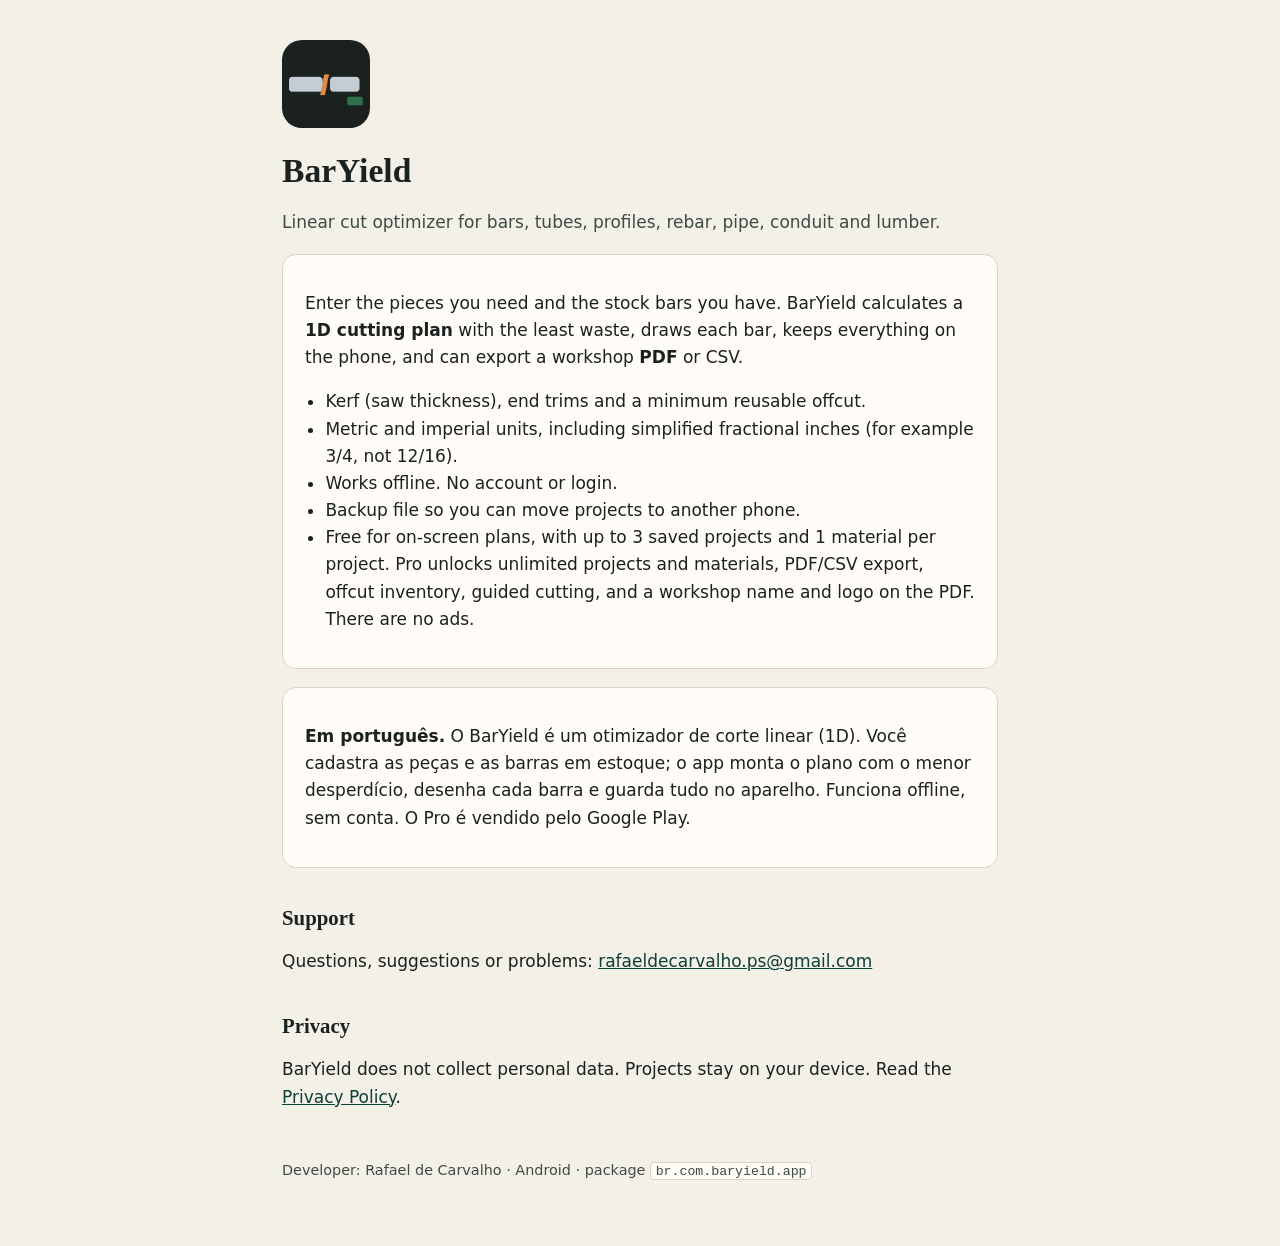
<file: index.html>
<!doctype html>
<html lang="en">
<head>
<meta charset="utf-8">
<meta name="viewport" content="width=device-width,initial-scale=1">
<title>BarYield: Linear Cut Optimizer</title>
<meta name="description" content="BarYield is an offline Android app that plans one-dimensional cuts for bars, tubes, profiles, rebar, pipe, conduit and lumber. Projects stay on the device. No account required.">
<link rel="icon" href="favicon.png">
<link rel="apple-touch-icon" href="icon.png">
<link rel="stylesheet" href="style.css">
</head>
<body>
<main>
<header>
<img src="icon.png" width="88" height="88" alt="BarYield icon">
<h1>BarYield</h1>
<p class="muted">Linear cut optimizer for bars, tubes, profiles, rebar, pipe, conduit and lumber.</p>
</header>

<div class="card">
<p>Enter the pieces you need and the stock bars you have. BarYield calculates a <strong>1D cutting plan</strong> with the least waste, draws each bar, keeps everything on the phone, and can export a workshop <strong>PDF</strong> or CSV.</p>
<ul>
<li>Kerf (saw thickness), end trims and a minimum reusable offcut.</li>
<li>Metric and imperial units, including simplified fractional inches (for example 3/4, not 12/16).</li>
<li>Works offline. No account or login.</li>
<li>Backup file so you can move projects to another phone.</li>
<li>Free for on-screen plans, with up to 3 saved projects and 1 material per project. Pro unlocks unlimited projects and materials, PDF/CSV export, offcut inventory, guided cutting, and a workshop name and logo on the PDF. There are no ads.</li>
</ul>
</div>

<div class="card" lang="pt-BR">
<p><strong>Em português.</strong> O BarYield é um otimizador de corte linear (1D). Você cadastra as peças e as barras em estoque; o app monta o plano com o menor desperdício, desenha cada barra e guarda tudo no aparelho. Funciona offline, sem conta. O Pro é vendido pelo Google Play.</p>
</div>

<h2>Support</h2>
<p>Questions, suggestions or problems: <a href="mailto:rafaeldecarvalho.ps@gmail.com">rafaeldecarvalho.ps@gmail.com</a></p>

<h2>Privacy</h2>
<p>BarYield does not collect personal data. Projects stay on your device. Read the <a href="privacy.html">Privacy Policy</a>.</p>

<footer>Developer: Rafael de Carvalho · Android · package <code>br.com.baryield.app</code></footer>
</main>
</body>
</html>
</file>
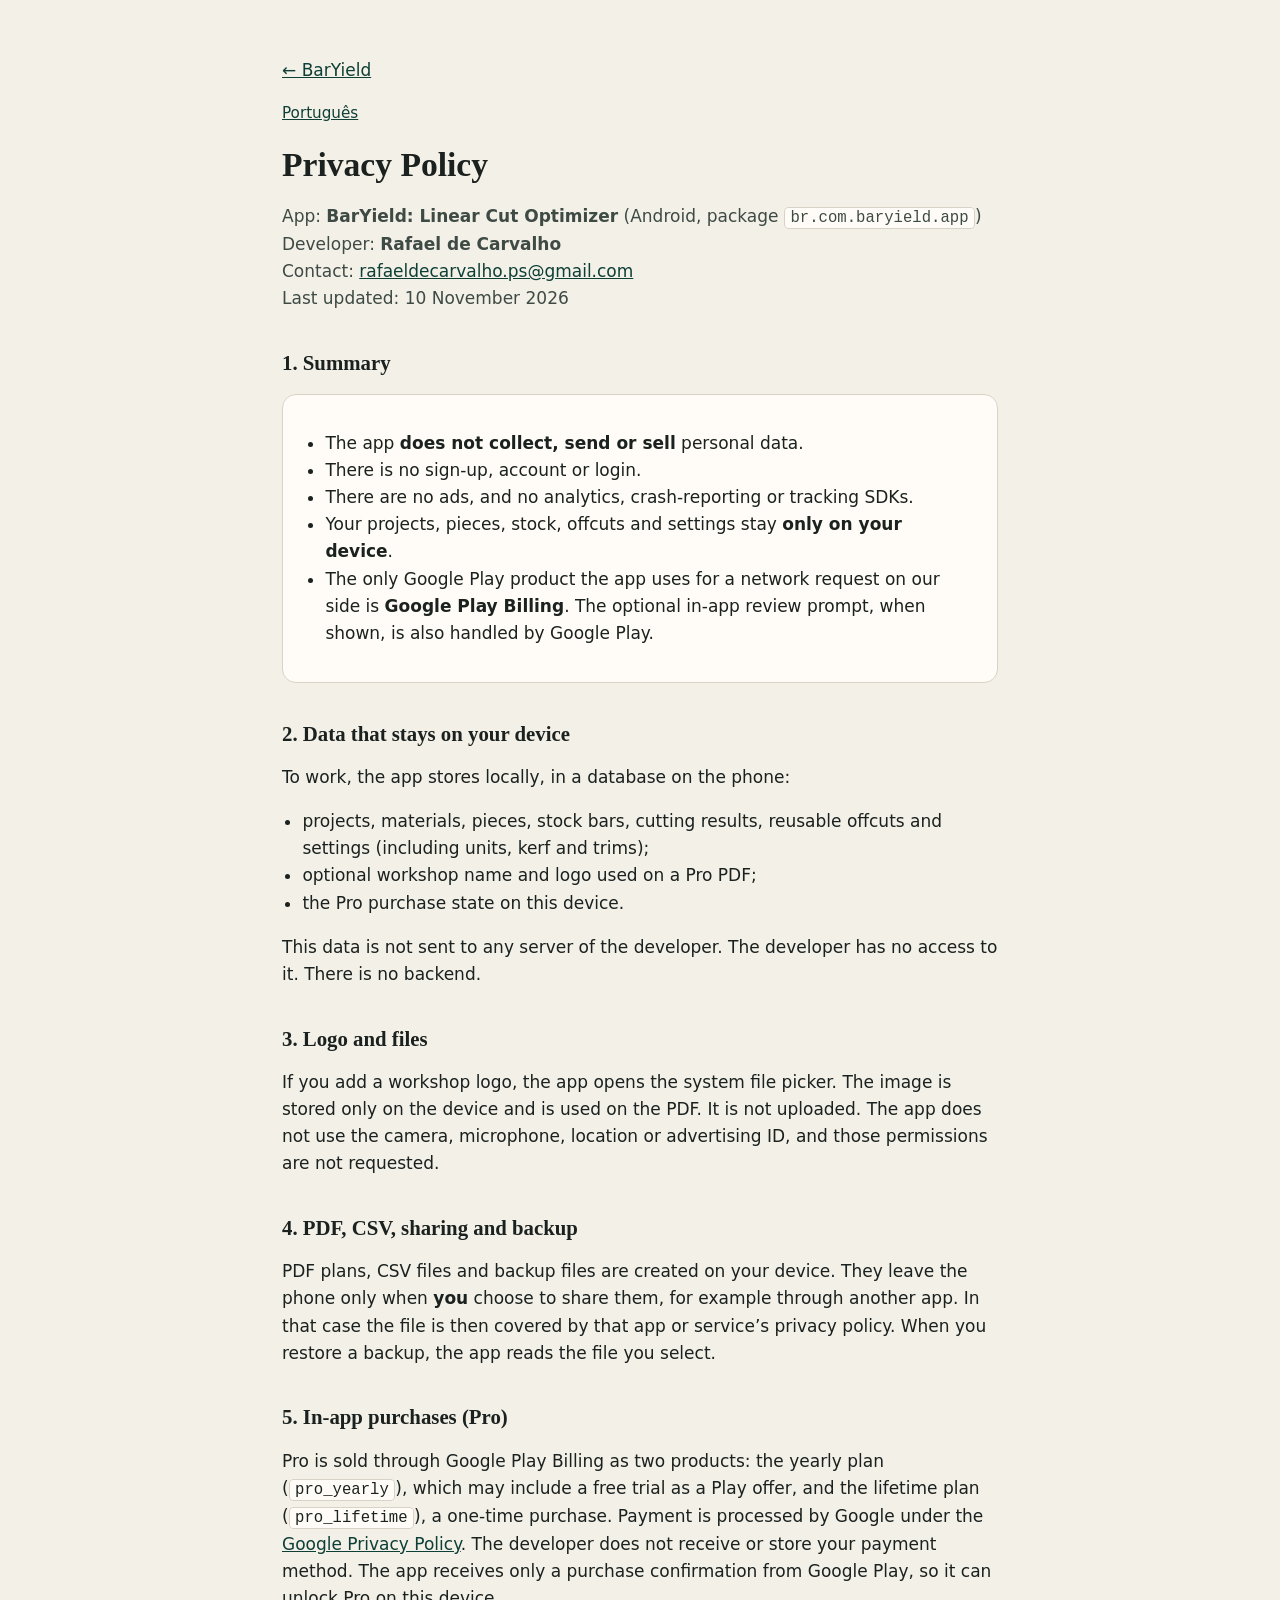
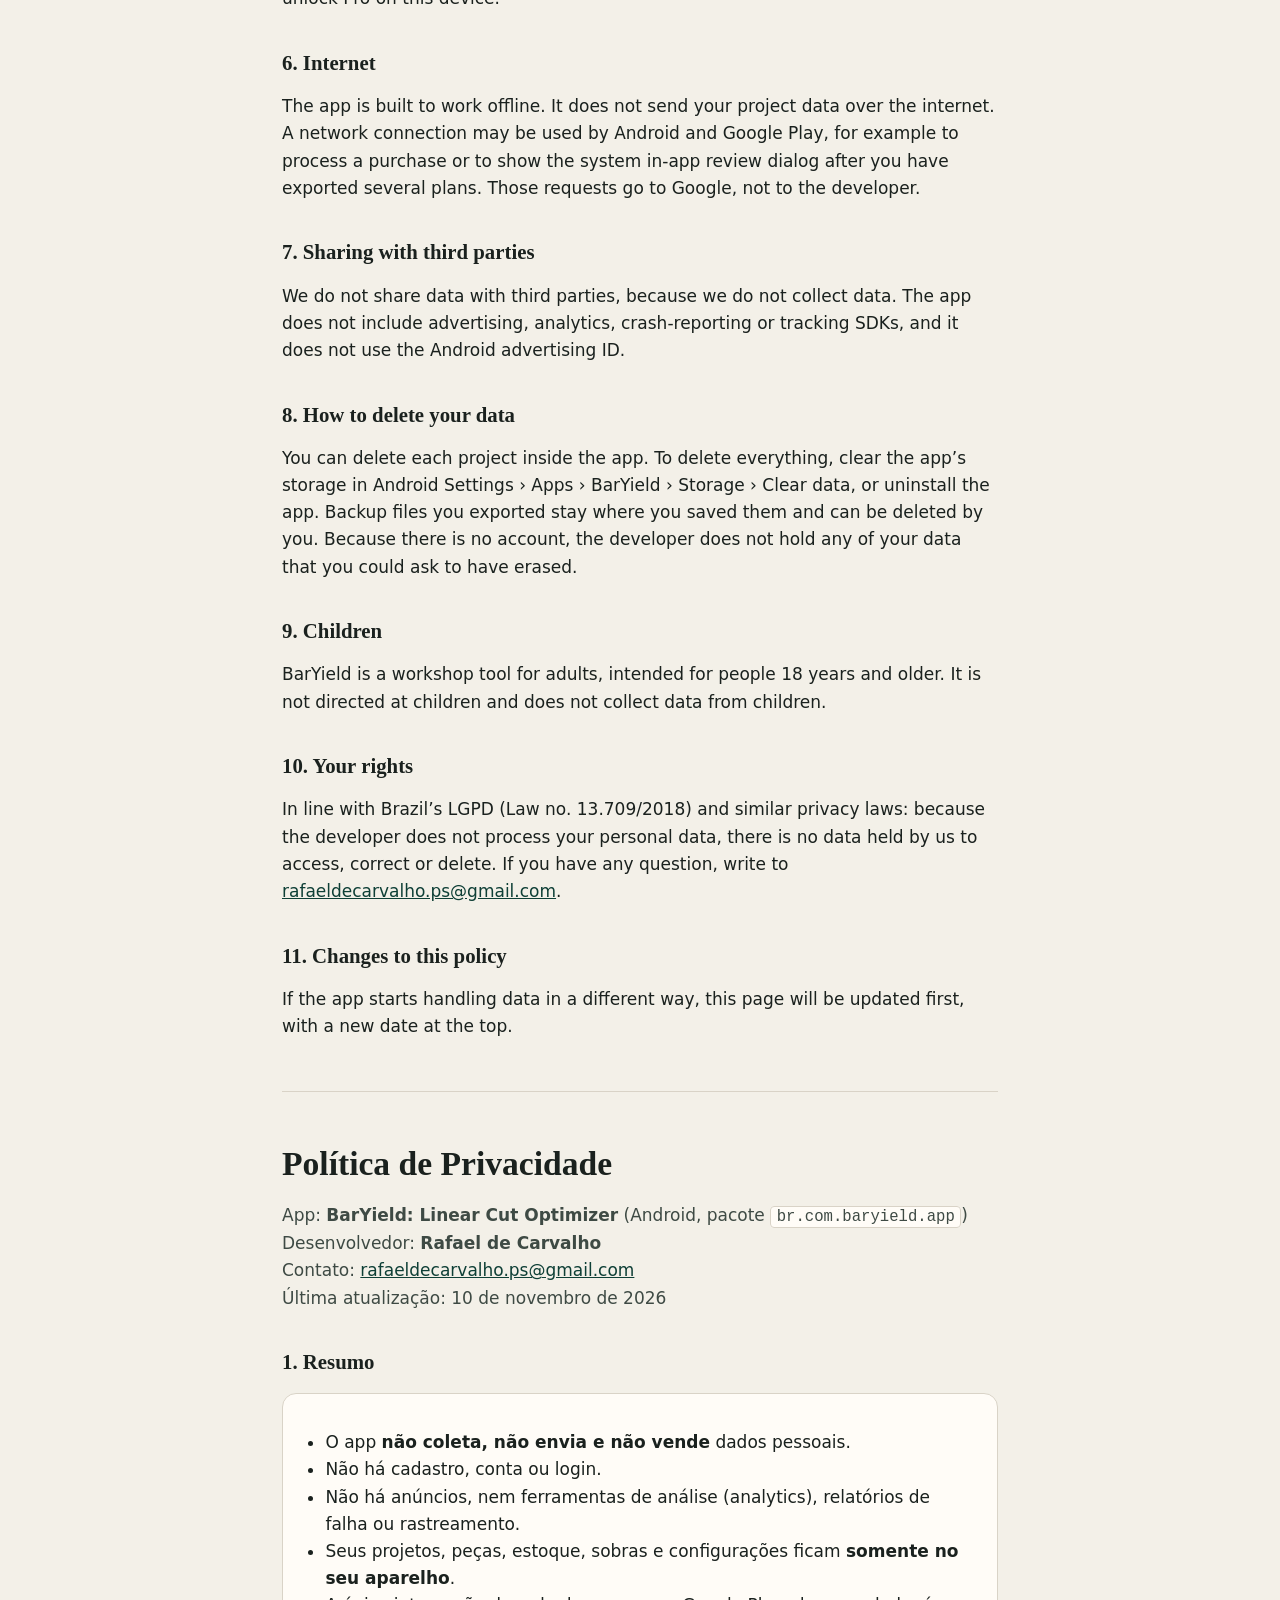
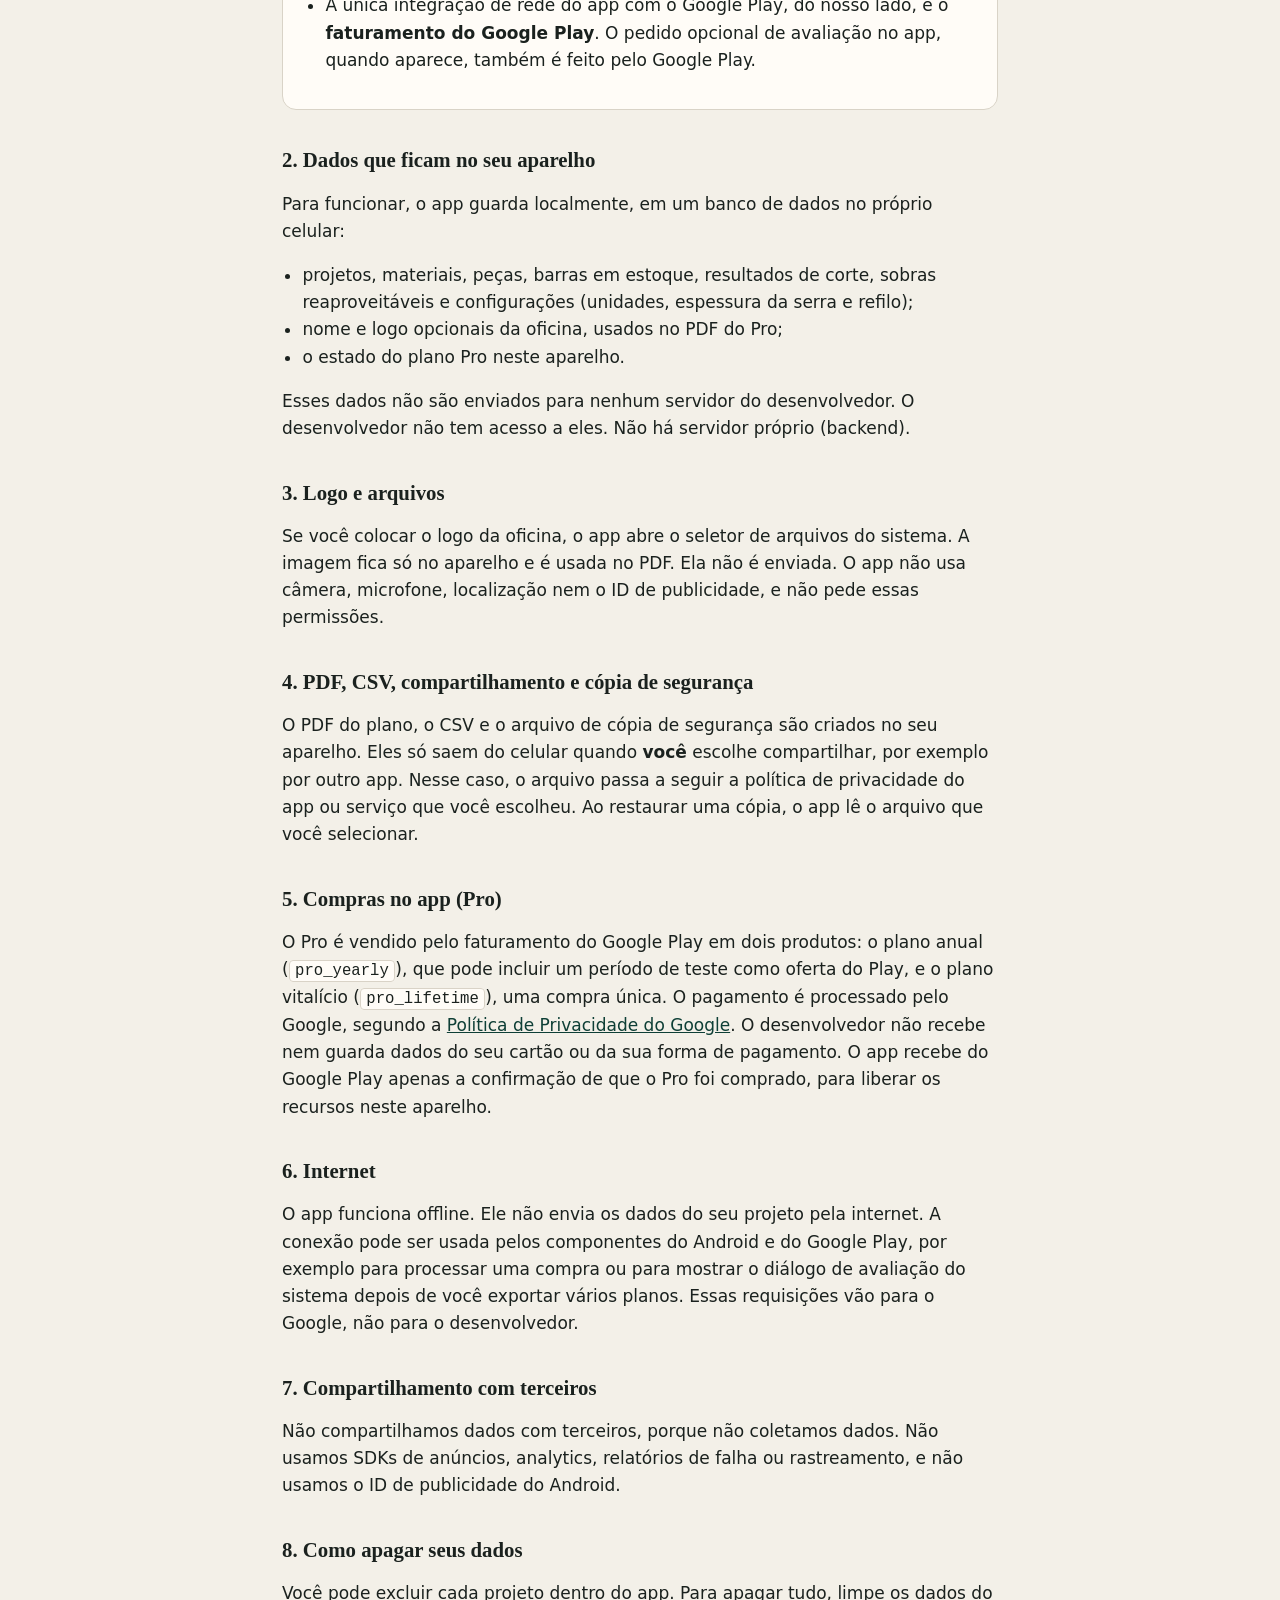
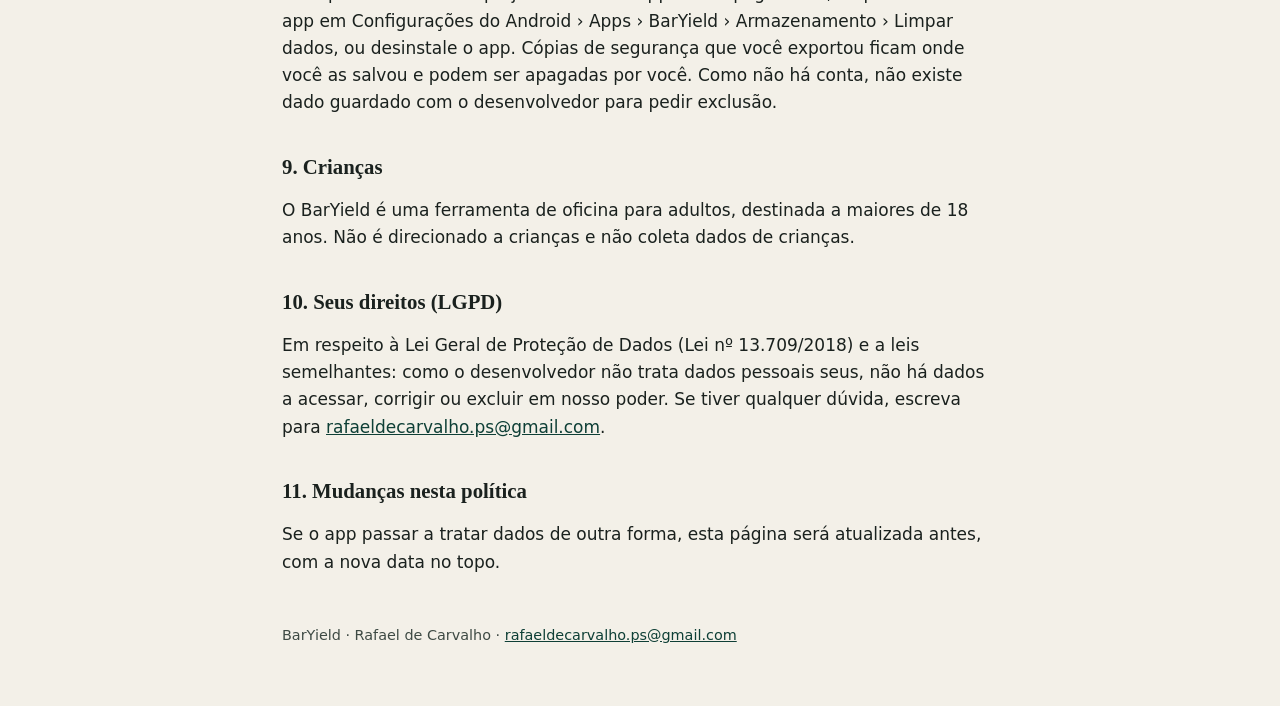
<file: privacy.html>
<!doctype html>
<html lang="en">
<head>
<meta charset="utf-8">
<meta name="viewport" content="width=device-width,initial-scale=1">
<title>Privacy Policy · BarYield</title>
<meta name="description" content="Privacy policy for the BarYield Android app (br.com.baryield.app). Projects stay on the device. No analytics, crash reporting or ads.">
<link rel="icon" href="favicon.png">
<link rel="apple-touch-icon" href="icon.png">
<link rel="stylesheet" href="style.css">
</head>
<body>
<main>
<p><a href="index.html">← BarYield</a></p>
<p class="lang-switch muted"><a href="#pt-br">Português</a></p>
<h1>Privacy Policy</h1>
<p class="muted">App: <strong>BarYield: Linear Cut Optimizer</strong> (Android, package <code>br.com.baryield.app</code>)<br>
Developer: <strong>Rafael de Carvalho</strong><br>
Contact: <a href="mailto:rafaeldecarvalho.ps@gmail.com">rafaeldecarvalho.ps@gmail.com</a><br>
Last updated: 10 November 2026</p>

<h2>1. Summary</h2>
<div class="card">
<ul>
<li>The app <strong>does not collect, send or sell</strong> personal data.</li>
<li>There is no sign-up, account or login.</li>
<li>There are no ads, and no analytics, crash-reporting or tracking SDKs.</li>
<li>Your projects, pieces, stock, offcuts and settings stay <strong>only on your device</strong>.</li>
<li>The only Google Play product the app uses for a network request on our side is <strong>Google Play Billing</strong>. The optional in-app review prompt, when shown, is also handled by Google Play.</li>
</ul>
</div>

<h2>2. Data that stays on your device</h2>
<p>To work, the app stores locally, in a database on the phone:</p>
<ul>
<li>projects, materials, pieces, stock bars, cutting results, reusable offcuts and settings (including units, kerf and trims);</li>
<li>optional workshop name and logo used on a Pro PDF;</li>
<li>the Pro purchase state on this device.</li>
</ul>
<p>This data is not sent to any server of the developer. The developer has no access to it. There is no backend.</p>

<h2>3. Logo and files</h2>
<p>If you add a workshop logo, the app opens the system file picker. The image is stored only on the device and is used on the PDF. It is not uploaded. The app does not use the camera, microphone, location or advertising ID, and those permissions are not requested.</p>

<h2>4. PDF, CSV, sharing and backup</h2>
<p>PDF plans, CSV files and backup files are created on your device. They leave the phone only when <strong>you</strong> choose to share them, for example through another app. In that case the file is then covered by that app or service’s privacy policy. When you restore a backup, the app reads the file you select.</p>

<h2>5. In-app purchases (Pro)</h2>
<p>Pro is sold through Google Play Billing as two products: the yearly plan (<code>pro_yearly</code>), which may include a free trial as a Play offer, and the lifetime plan (<code>pro_lifetime</code>), a one-time purchase. Payment is processed by Google under the <a href="https://policies.google.com/privacy">Google Privacy Policy</a>. The developer does not receive or store your payment method. The app receives only a purchase confirmation from Google Play, so it can unlock Pro on this device.</p>

<h2>6. Internet</h2>
<p>The app is built to work offline. It does not send your project data over the internet. A network connection may be used by Android and Google Play, for example to process a purchase or to show the system in-app review dialog after you have exported several plans. Those requests go to Google, not to the developer.</p>

<h2>7. Sharing with third parties</h2>
<p>We do not share data with third parties, because we do not collect data. The app does not include advertising, analytics, crash-reporting or tracking SDKs, and it does not use the Android advertising ID.</p>

<h2>8. How to delete your data</h2>
<p>You can delete each project inside the app. To delete everything, clear the app’s storage in Android Settings › Apps › BarYield › Storage › Clear data, or uninstall the app. Backup files you exported stay where you saved them and can be deleted by you. Because there is no account, the developer does not hold any of your data that you could ask to have erased.</p>

<h2>9. Children</h2>
<p>BarYield is a workshop tool for adults, intended for people 18 years and older. It is not directed at children and does not collect data from children.</p>

<h2>10. Your rights</h2>
<p>In line with Brazil’s LGPD (Law no. 13.709/2018) and similar privacy laws: because the developer does not process your personal data, there is no data held by us to access, correct or delete. If you have any question, write to <a href="mailto:rafaeldecarvalho.ps@gmail.com">rafaeldecarvalho.ps@gmail.com</a>.</p>

<h2>11. Changes to this policy</h2>
<p>If the app starts handling data in a different way, this page will be updated first, with a new date at the top.</p>

<hr>

<section id="pt-br" lang="pt-BR">
<h1>Política de Privacidade</h1>
<p class="muted">App: <strong>BarYield: Linear Cut Optimizer</strong> (Android, pacote <code>br.com.baryield.app</code>)<br>
Desenvolvedor: <strong>Rafael de Carvalho</strong><br>
Contato: <a href="mailto:rafaeldecarvalho.ps@gmail.com">rafaeldecarvalho.ps@gmail.com</a><br>
Última atualização: 10 de novembro de 2026</p>

<h2>1. Resumo</h2>
<div class="card">
<ul>
<li>O app <strong>não coleta, não envia e não vende</strong> dados pessoais.</li>
<li>Não há cadastro, conta ou login.</li>
<li>Não há anúncios, nem ferramentas de análise (analytics), relatórios de falha ou rastreamento.</li>
<li>Seus projetos, peças, estoque, sobras e configurações ficam <strong>somente no seu aparelho</strong>.</li>
<li>A única integração de rede do app com o Google Play, do nosso lado, é o <strong>faturamento do Google Play</strong>. O pedido opcional de avaliação no app, quando aparece, também é feito pelo Google Play.</li>
</ul>
</div>

<h2>2. Dados que ficam no seu aparelho</h2>
<p>Para funcionar, o app guarda localmente, em um banco de dados no próprio celular:</p>
<ul>
<li>projetos, materiais, peças, barras em estoque, resultados de corte, sobras reaproveitáveis e configurações (unidades, espessura da serra e refilo);</li>
<li>nome e logo opcionais da oficina, usados no PDF do Pro;</li>
<li>o estado do plano Pro neste aparelho.</li>
</ul>
<p>Esses dados não são enviados para nenhum servidor do desenvolvedor. O desenvolvedor não tem acesso a eles. Não há servidor próprio (backend).</p>

<h2>3. Logo e arquivos</h2>
<p>Se você colocar o logo da oficina, o app abre o seletor de arquivos do sistema. A imagem fica só no aparelho e é usada no PDF. Ela não é enviada. O app não usa câmera, microfone, localização nem o ID de publicidade, e não pede essas permissões.</p>

<h2>4. PDF, CSV, compartilhamento e cópia de segurança</h2>
<p>O PDF do plano, o CSV e o arquivo de cópia de segurança são criados no seu aparelho. Eles só saem do celular quando <strong>você</strong> escolhe compartilhar, por exemplo por outro app. Nesse caso, o arquivo passa a seguir a política de privacidade do app ou serviço que você escolheu. Ao restaurar uma cópia, o app lê o arquivo que você selecionar.</p>

<h2>5. Compras no app (Pro)</h2>
<p>O Pro é vendido pelo faturamento do Google Play em dois produtos: o plano anual (<code>pro_yearly</code>), que pode incluir um período de teste como oferta do Play, e o plano vitalício (<code>pro_lifetime</code>), uma compra única. O pagamento é processado pelo Google, segundo a <a href="https://policies.google.com/privacy?hl=pt-BR">Política de Privacidade do Google</a>. O desenvolvedor não recebe nem guarda dados do seu cartão ou da sua forma de pagamento. O app recebe do Google Play apenas a confirmação de que o Pro foi comprado, para liberar os recursos neste aparelho.</p>

<h2>6. Internet</h2>
<p>O app funciona offline. Ele não envia os dados do seu projeto pela internet. A conexão pode ser usada pelos componentes do Android e do Google Play, por exemplo para processar uma compra ou para mostrar o diálogo de avaliação do sistema depois de você exportar vários planos. Essas requisições vão para o Google, não para o desenvolvedor.</p>

<h2>7. Compartilhamento com terceiros</h2>
<p>Não compartilhamos dados com terceiros, porque não coletamos dados. Não usamos SDKs de anúncios, analytics, relatórios de falha ou rastreamento, e não usamos o ID de publicidade do Android.</p>

<h2>8. Como apagar seus dados</h2>
<p>Você pode excluir cada projeto dentro do app. Para apagar tudo, limpe os dados do app em Configurações do Android › Apps › BarYield › Armazenamento › Limpar dados, ou desinstale o app. Cópias de segurança que você exportou ficam onde você as salvou e podem ser apagadas por você. Como não há conta, não existe dado guardado com o desenvolvedor para pedir exclusão.</p>

<h2>9. Crianças</h2>
<p>O BarYield é uma ferramenta de oficina para adultos, destinada a maiores de 18 anos. Não é direcionado a crianças e não coleta dados de crianças.</p>

<h2>10. Seus direitos (LGPD)</h2>
<p>Em respeito à Lei Geral de Proteção de Dados (Lei nº 13.709/2018) e a leis semelhantes: como o desenvolvedor não trata dados pessoais seus, não há dados a acessar, corrigir ou excluir em nosso poder. Se tiver qualquer dúvida, escreva para <a href="mailto:rafaeldecarvalho.ps@gmail.com">rafaeldecarvalho.ps@gmail.com</a>.</p>

<h2>11. Mudanças nesta política</h2>
<p>Se o app passar a tratar dados de outra forma, esta página será atualizada antes, com a nova data no topo.</p>
</section>

<footer>BarYield · Rafael de Carvalho · <a href="mailto:rafaeldecarvalho.ps@gmail.com">rafaeldecarvalho.ps@gmail.com</a></footer>
</main>
</body>
</html>
</file>
<file: style.css>
:root{
  --bg:#F3F0E8;
  --paper:#FFFCF7;
  --ink:#1A211E;
  --muted:#3E4A44;
  --border:#D9D3C7;
  --link:#0E3F36;
  --accent:#1F5C50;
}
*{box-sizing:border-box}
body{margin:0;background:var(--bg);color:var(--ink);font:17px/1.6 system-ui,-apple-system,"Segoe UI",Roboto,sans-serif}
main{max-width:760px;margin:0 auto;padding:40px 22px 64px}
h1,h2{font-family:Georgia,"Times New Roman",serif;line-height:1.25}
h1{font-size:2.1rem;margin:.4em 0}
h2{font-size:1.3rem;margin-top:1.8em}
a{color:var(--link)}
code{font-size:.92em;background:var(--paper);border:1px solid var(--border);border-radius:4px;padding:.05em .35em}
.card{background:var(--paper);border:1px solid var(--border);border-radius:14px;padding:18px 22px;margin:18px 0}
.muted{color:var(--muted)}
header img{width:88px;height:88px;border-radius:20px}
.lang-switch{font-size:.95rem;margin:0 0 1.2em}
hr{border:0;border-top:1px solid var(--border);margin:3em 0}
footer{margin-top:48px;font-size:.9rem;color:var(--muted)}
ul{padding-left:1.2em}
</file>
